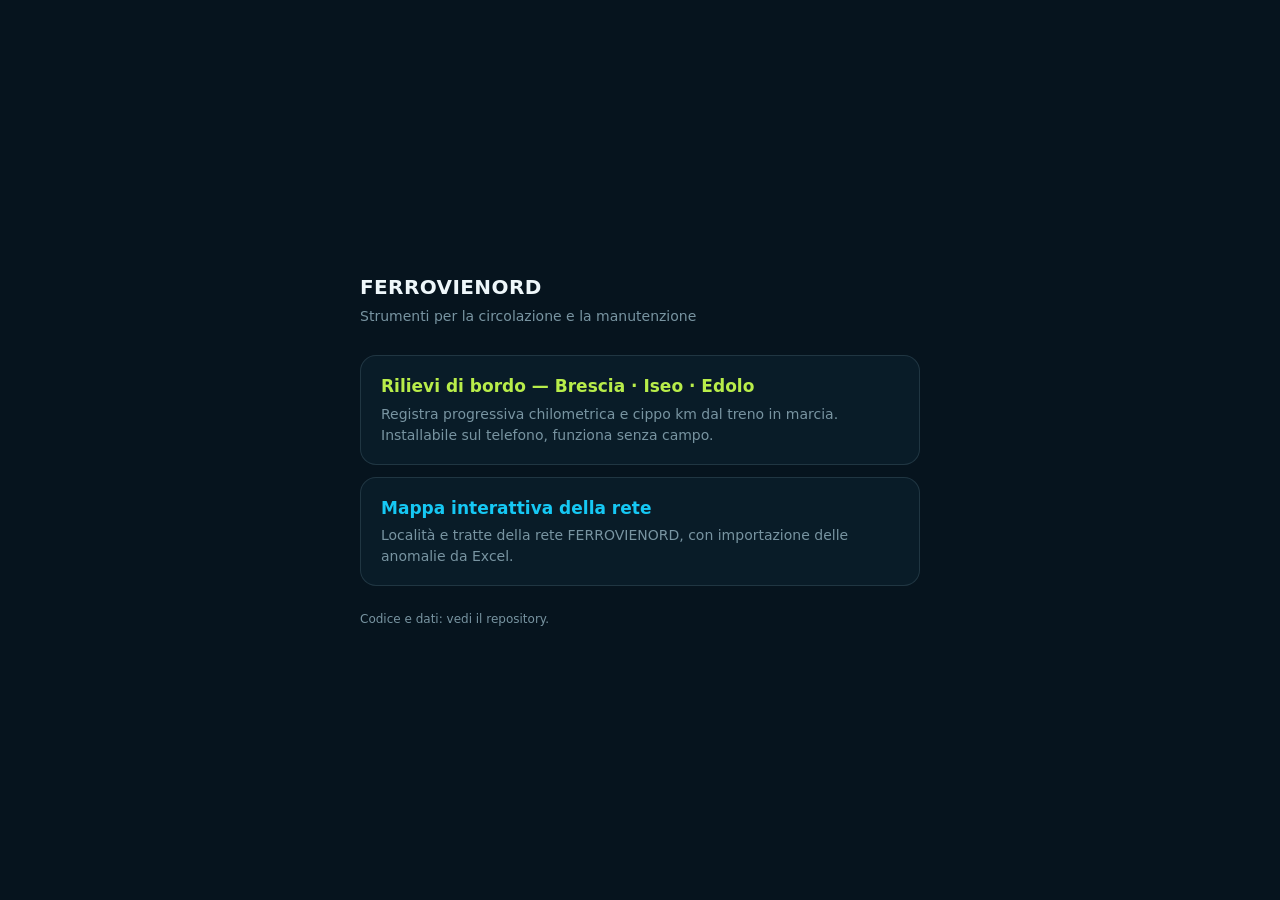
<file: index.html>
<!DOCTYPE html>
<html lang="it">
<head>
<meta charset="utf-8">
<meta name="viewport" content="width=device-width, initial-scale=1">
<title>FERROVIENORD — strumenti</title>
<style>
  :root{--bg:#06141e;--panel:#091c28;--line:rgba(169,209,226,.14);
        --muted:#7894a1;--text:#eef7fa;--cyan:#16c8f4;--lime:#b8ed4a}
  *{box-sizing:border-box}
  body{margin:0;min-height:100vh;background:var(--bg);color:var(--text);
       font:16px/1.5 system-ui,-apple-system,"Segoe UI",Roboto,sans-serif;
       display:flex;align-items:center;justify-content:center;padding:24px}
  main{width:100%;max-width:560px}
  h1{font-size:20px;letter-spacing:.02em;margin:0 0 4px}
  .sub{color:var(--muted);font-size:14px;margin:0 0 28px}
  a.scheda{display:block;text-decoration:none;color:inherit;background:var(--panel);
           border:1px solid var(--line);border-radius:16px;padding:18px 20px;margin-bottom:12px}
  a.scheda:hover{border-color:var(--cyan)}
  .titolo{font-size:17px;font-weight:700;color:var(--cyan);margin-bottom:4px}
  .titolo.verde{color:var(--lime)}
  .desc{font-size:14px;color:var(--muted)}
  footer{color:var(--muted);font-size:12px;margin-top:24px}
</style>
</head>
<body>
<main>
  <h1>FERROVIENORD</h1>
  <p class="sub">Strumenti per la circolazione e la manutenzione</p>

  <a class="scheda" href="bordo-treno/index.html">
    <div class="titolo verde">Rilievi di bordo — Brescia · Iseo · Edolo</div>
    <div class="desc">
      Registra progressiva chilometrica e cippo km dal treno in marcia.
      Installabile sul telefono, funziona senza campo.
    </div>
  </a>

  <a class="scheda" href="portable/index.html">
    <div class="titolo">Mappa interattiva della rete</div>
    <div class="desc">
      Località e tratte della rete FERROVIENORD, con importazione delle
      anomalie da Excel.
    </div>
  </a>

  <footer>Codice e dati: vedi il repository.</footer>
</main>
</body>
</html>
</file>
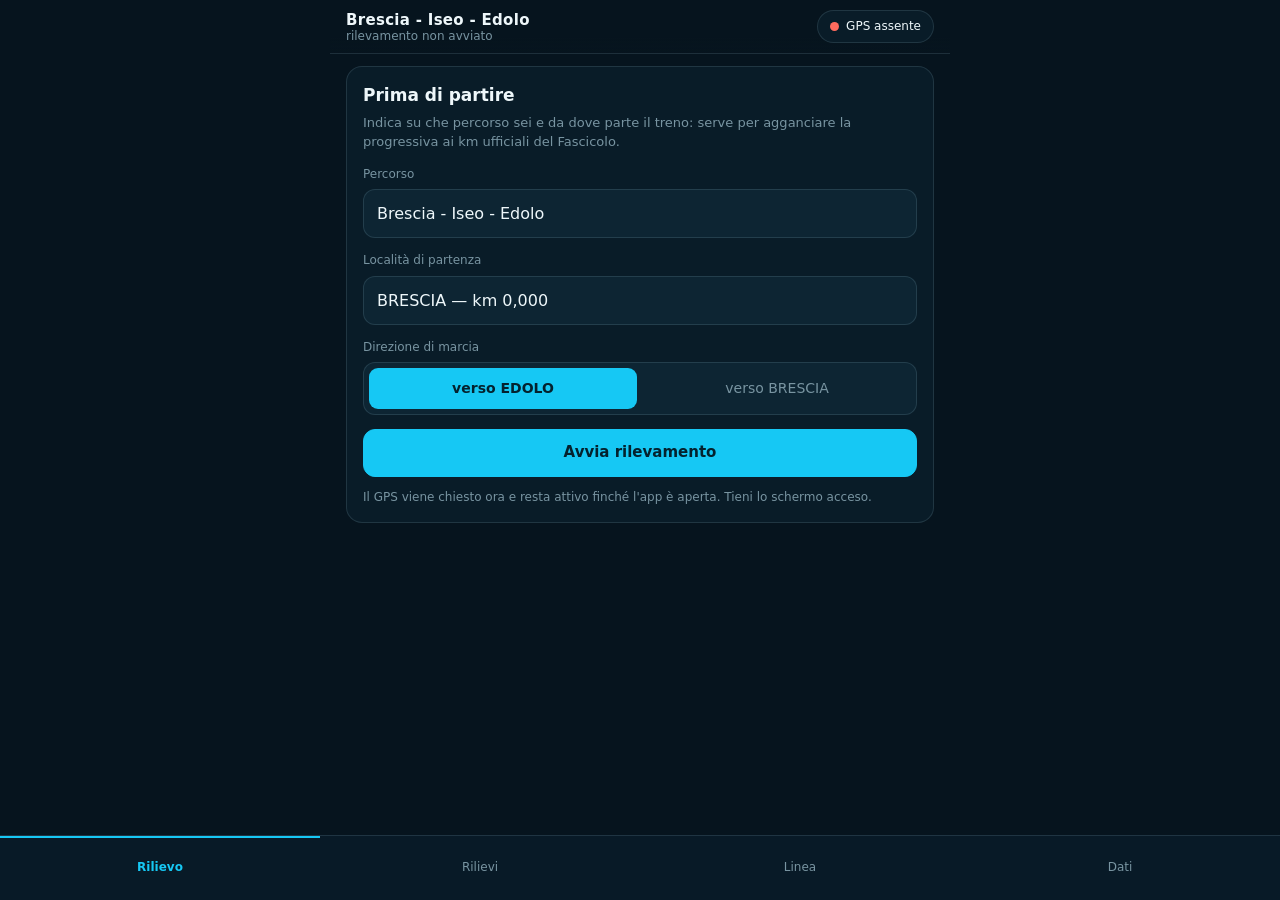
<file: bordo-treno/index.html>
<!DOCTYPE html>
<html lang="it">
<head>
<meta charset="utf-8">
<meta name="viewport" content="width=device-width, initial-scale=1, viewport-fit=cover">
<meta name="theme-color" content="#06141e">
<meta name="mobile-web-app-capable" content="yes">
<meta name="apple-mobile-web-app-capable" content="yes">
<meta name="apple-mobile-web-app-status-bar-style" content="black-translucent">
<title>Rilievi di bordo — Rete FERROVIENORD</title>
<link rel="manifest" href="manifest.webmanifest">
<link rel="icon" href="icone/icona.svg" type="image/svg+xml">
<link rel="apple-touch-icon" href="icone/icona-192.png">
<link rel="stylesheet" href="styles.css">
</head>
<body>

<header class="testata">
  <div class="testata-linea">
    <strong id="testata-titolo">Rete FERROVIENORD</strong>
    <span id="etichetta-verso" class="verso">—</span>
  </div>
  <button id="pill-gps" class="pill pill-assente" type="button" aria-live="polite">
    <span class="pill-punto"></span><span id="pill-gps-testo">GPS spento</span>
  </button>
</header>

<main>

  <!-- ============================ RILIEVO ============================ -->
  <section id="vista-rilievo" class="vista attiva">

    <div id="avvio" class="scheda scheda-avvio">
      <h2>Prima di partire</h2>
      <p class="nota">Indica su che percorso sei e da dove parte il treno: serve per agganciare la progressiva ai km ufficiali del Fascicolo.</p>
      <label class="campo">
        <span>Percorso</span>
        <select id="sel-percorso"></select>
      </label>
      <label class="campo">
        <span>Località di partenza</span>
        <select id="sel-partenza"></select>
      </label>
      <label class="campo">
        <span>Direzione di marcia</span>
        <div class="segmentato" id="sel-verso" role="radiogroup" aria-label="Direzione di marcia">
          <button type="button" data-verso="1" role="radio" aria-checked="true" class="sel">—</button>
          <button type="button" data-verso="-1" role="radio" aria-checked="false">—</button>
        </div>
      </label>
      <button id="btn-avvia" class="btn btn-primario" type="button">Avvia rilevamento</button>
      <p class="nota nota-piccola">Il GPS viene chiesto ora e resta attivo finché l'app è aperta. Tieni lo schermo acceso.</p>
    </div>

    <div id="pannello" hidden>
      <div class="scheda scheda-km">
        <div class="km-etichetta">progressiva</div>
        <div id="km-grande" class="km-grande">—</div>
        <div id="km-cippo" class="km-cippo">in attesa del primo aggancio</div>
        <div class="km-barra" aria-hidden="true"><div id="km-avanzamento"></div></div>
        <div class="km-estremi"><span id="km-estremo-basso">—</span><span id="km-estremo-alto">—</span></div>
      </div>

      <button id="btn-registra" class="btn-registra" type="button">
        <span class="btn-registra-titolo">REGISTRA PUNTO</span>
        <span class="btn-registra-sub">tocca quando sei sul punto</span>
      </button>

      <div class="griglia-stato">
        <div class="stato"><span class="stato-eti">tratta</span><strong id="st-tratta">—</strong></div>
        <div class="stato"><span class="stato-eti">prossima località</span><strong id="st-prossima">—</strong></div>
        <div class="stato"><span class="stato-eti">velocità</span><strong id="st-velocita">—</strong></div>
        <div class="stato"><span class="stato-eti">ultimo aggancio</span><strong id="st-ancora">—</strong></div>
      </div>

      <div id="avviso-deriva" class="avviso" hidden></div>

      <div class="scheda scheda-manuale">
        <h3>Aggancio manuale</h3>
        <p class="nota">Se il km a schermo non corrisponde alla realtà, riallinealo su una località appena superata. Ai bivi (es. Saronno) cambia qui anche il percorso, prima di scegliere la località.</p>
        <label class="campo campo-stretto">
          <span>Percorso</span>
          <select id="sel-percorso-cambio"></select>
        </label>
        <div class="riga-manuale">
          <select id="sel-aggancio"></select>
          <button id="btn-aggancia" class="btn" type="button">Aggancia</button>
        </div>
      </div>
    </div>
  </section>

  <!-- ============================ ELENCO ============================ -->
  <section id="vista-elenco" class="vista">
    <div class="intestazione-vista">
      <h2>Rilievi</h2>
      <span id="conta-rilievi" class="badge">0</span>
    </div>
    <div id="lista-rilievi" class="lista"></div>
    <p id="vuoto-rilievi" class="vuoto">Nessun rilievo registrato.</p>
  </section>

  <!-- ============================ LINEA ============================ -->
  <section id="vista-linea" class="vista">
    <div class="intestazione-vista">
      <h2>Linea</h2>
      <span id="conta-punti" class="badge">0</span>
    </div>
    <p class="nota" id="linea-percorso-corrente">—</p>
    <div class="filtri" id="filtri-linea">
      <button type="button" data-filtro="tutti" class="sel">Tutti</button>
      <button type="button" data-filtro="localita">Località</button>
      <button type="button" data-filtro="cippo">Cippi</button>
      <button type="button" data-filtro="pla">PL</button>
      <button type="button" data-filtro="velocita">Velocità</button>
    </div>
    <div id="lista-linea" class="lista lista-linea"></div>
  </section>

  <!-- ============================ DATI ============================ -->
  <section id="vista-dati" class="vista">
    <div class="intestazione-vista"><h2>Dati</h2></div>

    <div class="scheda">
      <h3>Esporta i rilievi</h3>
      <p class="nota">Un file per sessione di lavoro, con km, cippo, nota e coordinate.</p>
      <div class="bottoni-export">
        <button id="btn-xlsx" class="btn" type="button">Excel (.xlsx)</button>
        <button id="btn-csv" class="btn" type="button">CSV</button>
        <button id="btn-geojson" class="btn" type="button">GeoJSON</button>
      </div>
      <button id="btn-condividi" class="btn btn-fantasma" type="button" hidden>Condividi i tre file…</button>
    </div>

    <div class="scheda">
      <h3>Traccia GPS</h3>
      <p class="nota">
        Registrata in sottofondo a ogni viaggio. Serve a ricostruire la geometria reale del
        binario: dopo un viaggio completo diventa il tracciato calibrato dell'app.
      </p>
      <div class="riga-traccia">
        <div class="stato"><span class="stato-eti">punti</span><strong id="st-traccia">0</strong></div>
        <button id="btn-traccia" class="btn" type="button">Esporta traccia</button>
      </div>
    </div>

    <div class="scheda">
      <h3>Manutenzione</h3>
      <div class="bottoni-export">
        <button id="btn-svuota-rilievi" class="btn btn-pericolo" type="button">Cancella i rilievi</button>
        <button id="btn-svuota-traccia" class="btn btn-pericolo" type="button">Cancella la traccia</button>
      </div>
    </div>

    <div class="scheda scheda-fonti">
      <h3>Fonti dei dati</h3>
      <dl id="fonti"></dl>
    </div>
  </section>

</main>

<nav class="barra">
  <button type="button" data-vista="vista-rilievo" class="sel">Rilievo</button>
  <button type="button" data-vista="vista-elenco">Rilievi</button>
  <button type="button" data-vista="vista-linea">Linea</button>
  <button type="button" data-vista="vista-dati">Dati</button>
</nav>

<!-- scheda di conferma dopo la registrazione -->
<div id="foglio" class="foglio" hidden>
  <div class="foglio-corpo" role="dialog" aria-modal="true" aria-labelledby="foglio-km">
    <div class="foglio-maniglia" aria-hidden="true"></div>
    <div class="foglio-testa">
      <div>
        <div class="foglio-eti">punto registrato</div>
        <div id="foglio-km" class="foglio-km">—</div>
        <div id="foglio-ctx" class="foglio-ctx">—</div>
      </div>
      <button id="foglio-chiudi" class="btn-icona" type="button" aria-label="Chiudi">×</button>
    </div>

    <div class="correzione">
      <span class="stato-eti">il treno era più indietro?</span>
      <div class="chip-riga" id="chip-correzione">
        <button type="button" data-sec="0" class="sel">ora</button>
        <button type="button" data-sec="2">−2 s</button>
        <button type="button" data-sec="5">−5 s</button>
        <button type="button" data-sec="10">−10 s</button>
        <button type="button" data-sec="20">−20 s</button>
      </div>
    </div>

    <label class="campo">
      <span>Nota</span>
      <textarea id="foglio-nota" rows="4" placeholder="Cosa hai osservato in questo punto"></textarea>
    </label>

    <div class="foglio-azioni">
      <button id="foglio-elimina" class="btn btn-pericolo" type="button">Elimina</button>
      <button id="foglio-salva" class="btn btn-primario" type="button">Salva</button>
    </div>
  </div>
</div>

<div id="notifica" class="notifica" hidden></div>

<script src="app.js"></script>
</body>
</html>
</file>
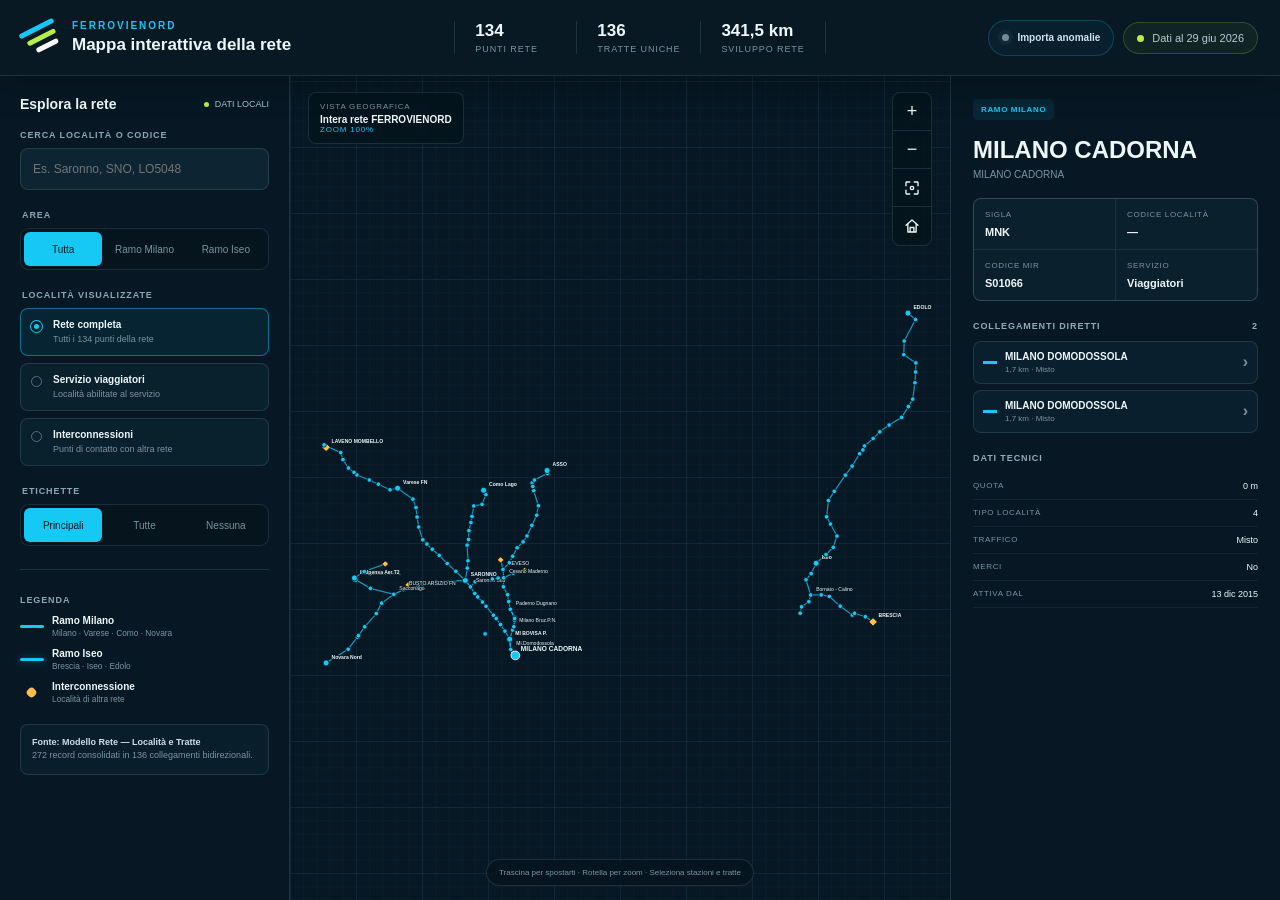
<file: portable/index.html>
<!doctype html>
<html lang="it">
<head>
  <meta charset="utf-8">
  <meta name="viewport" content="width=device-width,initial-scale=1">
  <meta name="theme-color" content="#071824">
  <title>FERROVIENORD — Mappa interattiva</title>
  <link rel="icon" href="favicon.svg">
  <link rel="stylesheet" href="styles.css">
</head>
<body>
  <div id="app">
    <div class="boot"><strong>FERROVIENORD</strong><span>Caricamento della rete…</span></div>
  </div>
  <noscript>Per usare la mappa è necessario abilitare JavaScript.</noscript>
  <script src="app.js" defer></script>
</body>
</html>
</file>
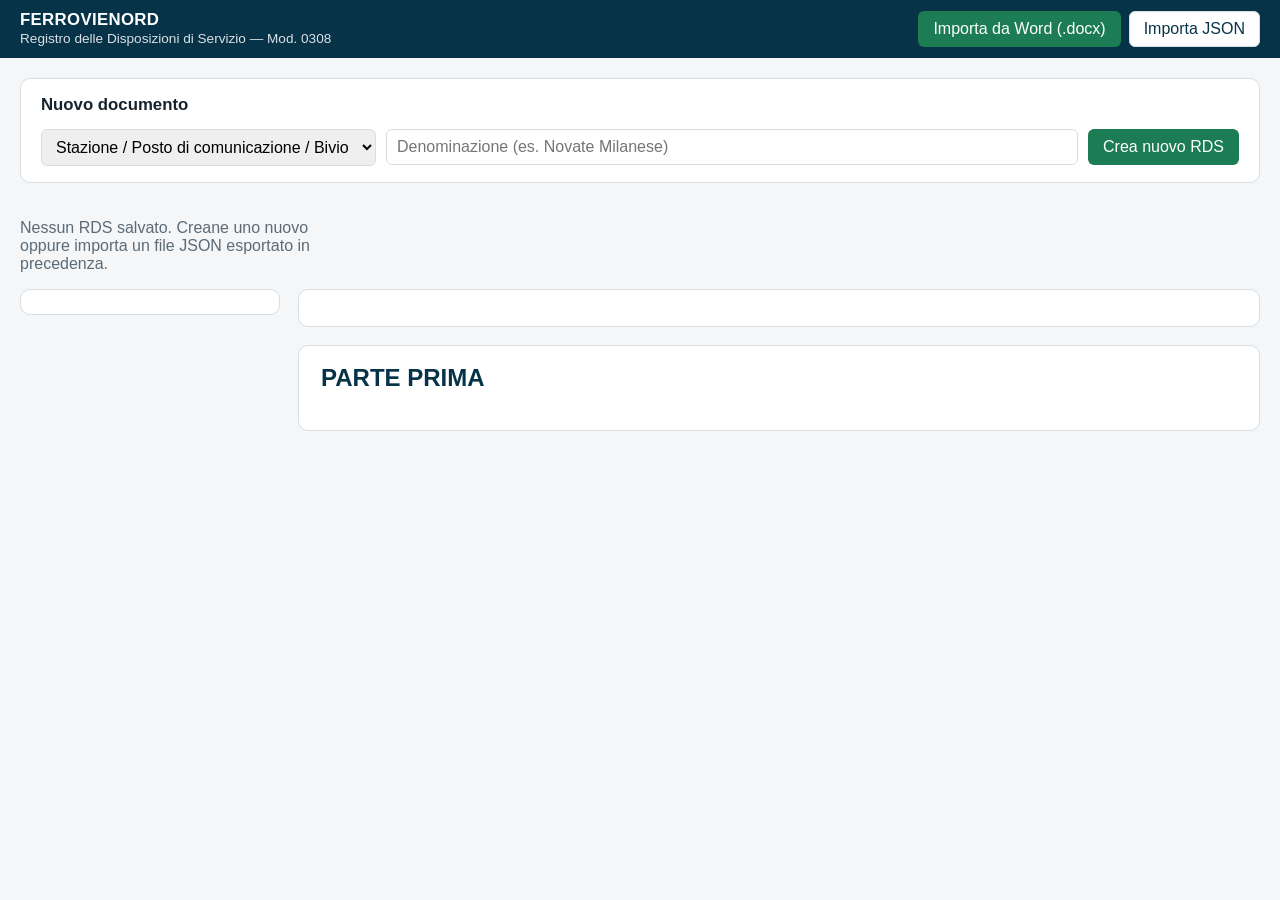
<file: rds-308/index.html>
<!doctype html>
<html lang="it">
<head>
  <meta charset="utf-8">
  <meta name="viewport" content="width=device-width,initial-scale=1">
  <meta name="theme-color" content="#071824">
  <title>FERROVIENORD — RDS Mod. 0308</title>
  <link rel="stylesheet" href="styles.css">
</head>
<body>
  <header class="topbar">
    <div class="topbar-title">
      <strong>FERROVIENORD</strong>
      <span>Registro delle Disposizioni di Servizio — Mod. 0308</span>
    </div>
    <div class="topbar-actions" id="topbar-actions"></div>
  </header>

  <div id="fallback-notice" style="max-width:640px;margin:40px auto;padding:20px 24px;border:2px solid #b3261e;border-radius:10px;background:#fff2f1;font-family:Segoe UI,Arial,sans-serif;color:#16232c;line-height:1.5;">
    <h1 style="margin-top:0;font-size:1.1rem;">Avvia l'app dal launcher, non aprendo questo file</h1>
    <p>Se stai leggendo questo messaggio (senza stile grafico intorno), il browser ha aperto
    <b>index.html</b> come file locale e ha bloccato script e fogli di stile: per questo la pagina resta
    vuota o non formattata.</p>
    <p><b>Chiudi questa scheda</b> e nella cartella <b>rds-308</b> fai doppio clic su
    <b>Avvia RDS.cmd</b>: si apre una finestra nera (lasciala aperta) e il browser si apre da solo
    all'indirizzo corretto, con l'app funzionante.</p>
  </div>

  <main id="app">
    <section id="view-list" class="view"></section>
    <section id="view-editor" class="view" hidden>
      <aside id="editor-toc" class="editor-toc"></aside>
      <div class="editor-main">
        <div id="editor-meta" class="editor-meta"></div>
        <div class="editor-part">
          <h2 class="part-title">PARTE PRIMA</h2>
          <div id="editor-parte1"></div>
        </div>
        <div class="editor-part" id="editor-parte2-wrap" hidden>
          <h2 class="part-title">PARTE SECONDA — Gestione delle manovre</h2>
          <div id="editor-parte2"></div>
        </div>
      </div>
    </section>
  </main>

  <div id="print-area" class="print-area"></div>

  <input type="file" id="import-input" accept="application/json" hidden>
  <input type="file" id="import-docx-input" accept=".docx" hidden>

  <div id="docx-import-dialog" class="modal-overlay" hidden>
    <div class="modal-box">
      <h2>Importa RDS da Word (.docx)</h2>
      <p class="modal-hint">
        Scegli il tipo di documento corrispondente al file selezionato, poi conferma.
        L'importazione è automatica ma da verificare: alla fine trovi l'elenco di ciò
        che non è stato riconosciuto con certezza.
      </p>
      <div class="field">
        <label for="docx-import-template">Tipo di documento</label>
        <select id="docx-import-template"></select>
      </div>
      <p class="modal-filename" id="docx-import-filename"></p>
      <div class="modal-actions">
        <button type="button" class="btn-secondary" id="docx-import-cancel">Annulla</button>
        <button type="button" class="btn-primary" id="docx-import-confirm">Importa</button>
      </div>
    </div>
  </div>

  <div id="docx-report-dialog" class="modal-overlay" hidden>
    <div class="modal-box modal-box-wide">
      <h2>Report di importazione</h2>
      <p class="modal-hint">
        Copia questo testo e incollalo in chat per farlo controllare: elenca cosa è stato
        riconosciuto e cosa no.
      </p>
      <textarea id="docx-report-text" class="report-textarea" readonly rows="16"></textarea>
      <div class="modal-actions">
        <button type="button" class="btn-secondary" id="docx-report-copy">Copia negli appunti</button>
        <button type="button" class="btn-primary" id="docx-report-close">Vai al documento</button>
      </div>
    </div>
  </div>

  <noscript>Per usare questa applicazione è necessario abilitare JavaScript.</noscript>

  <script src="schema.js" defer></script>
  <script src="storage.js" defer></script>
  <script src="render.js" defer></script>
  <script src="print.js" defer></script>
  <script src="docximport.js" defer></script>
  <script src="app.js" defer></script>
</body>
</html>
</file>
<file: bordo-treno/styles.css>
/* Rilievi di bordo — Brescia · Iseo · Edolo
   Palette allineata alla Mappa interattiva FERROVIENORD (portable/styles.css). */

:root{
  --bg:#06141e;
  --panel:#091c28;
  --panel2:#0d2533;
  --line:rgba(169,209,226,.14);
  --muted:#7894a1;
  --text:#eef7fa;
  --cyan:#16c8f4;
  --lime:#b8ed4a;
  --amber:#ffbf47;
  --rosso:#ff6b5e;
  --barra-h:64px;
}

*{box-sizing:border-box}

/* le regole di componente usano display:flex/grid e vincerebbero sulla regola
   utente-agente di [hidden]: qui la ristabiliamo in modo esplicito */
[hidden]{display:none !important}

html,body{height:100%}

body{
  margin:0;
  background:var(--bg);
  color:var(--text);
  font:16px/1.45 system-ui,-apple-system,"Segoe UI",Roboto,sans-serif;
  -webkit-text-size-adjust:100%;
  overscroll-behavior-y:contain;
}

button,select,textarea{font:inherit;color:inherit}

/* ------------------------------- testata ------------------------------- */

.testata{
  position:sticky;top:0;z-index:20;
  display:flex;align-items:center;justify-content:space-between;gap:12px;
  padding:calc(10px + env(safe-area-inset-top)) 16px 10px;
  background:linear-gradient(180deg,var(--bg) 70%,transparent);
  border-bottom:1px solid var(--line);
}
.testata-linea{display:flex;flex-direction:column;line-height:1.2;min-width:0}
.testata-linea strong{font-size:15px;letter-spacing:.02em}
.verso{font-size:12px;color:var(--muted)}

.pill{
  display:inline-flex;align-items:center;gap:7px;
  padding:7px 12px;border-radius:999px;
  border:1px solid var(--line);background:var(--panel);
  font-size:12px;white-space:nowrap;cursor:pointer;
}
.pill-punto{width:9px;height:9px;border-radius:50%;background:var(--muted);flex:0 0 auto}
.pill-ottima .pill-punto{background:var(--lime);box-shadow:0 0 8px rgba(184,237,74,.7)}
.pill-buona  .pill-punto{background:var(--cyan)}
.pill-scarsa .pill-punto{background:var(--amber)}
.pill-stimata .pill-punto{background:var(--amber);animation:lampeggia 1.4s infinite}
.pill-assente .pill-punto{background:var(--rosso)}
@keyframes lampeggia{50%{opacity:.25}}
@media (prefers-reduced-motion:reduce){.pill-stimata .pill-punto{animation:none}}

/* -------------------------------- viste -------------------------------- */

main{padding:12px 16px calc(var(--barra-h) + 24px + env(safe-area-inset-bottom))}
.vista{display:none}
.vista.attiva{display:block}

.intestazione-vista{display:flex;align-items:center;gap:10px;margin:4px 0 12px}
.intestazione-vista h2{font-size:18px;margin:0}
.badge{
  background:var(--panel2);border:1px solid var(--line);
  border-radius:999px;padding:2px 10px;font-size:12px;color:var(--muted);
}

.scheda{
  background:var(--panel);border:1px solid var(--line);
  border-radius:16px;padding:16px;margin-bottom:14px;
}
.scheda h2{font-size:17px;margin:0 0 6px}
.scheda h3{font-size:14px;margin:0 0 6px;text-transform:uppercase;letter-spacing:.06em;color:var(--muted)}

.nota{color:var(--muted);font-size:13px;margin:0 0 14px}
.nota-piccola{font-size:12px;margin:12px 0 0}

/* --------------------------- lettura del km ---------------------------- */

.scheda-km{text-align:center;padding:20px 16px 16px}
.km-etichetta{font-size:11px;letter-spacing:.18em;text-transform:uppercase;color:var(--muted)}
.km-grande{
  font-size:clamp(46px,17vw,72px);font-weight:700;line-height:1.05;
  letter-spacing:-.02em;font-variant-numeric:tabular-nums;
  margin:6px 0 2px;color:var(--cyan);
}
.km-grande.stimato{color:var(--amber)}
.km-cippo{font-size:14px;color:var(--muted);min-height:20px}

.km-barra{
  position:relative;height:5px;border-radius:999px;
  background:var(--panel2);margin:16px 0 6px;overflow:hidden;
}
.km-barra>div{height:100%;width:0;background:var(--cyan);border-radius:999px;transition:width .4s linear}
.km-estremi{display:flex;justify-content:space-between;font-size:11px;color:var(--muted)}

/* ---------------------------- pulsante grande --------------------------- */

.btn-registra{
  display:flex;flex-direction:column;align-items:center;justify-content:center;gap:4px;
  width:100%;min-height:132px;margin-bottom:14px;
  border:none;border-radius:20px;cursor:pointer;
  background:linear-gradient(160deg,#d8ff6b,var(--lime));
  color:#08202b;
  box-shadow:0 10px 28px rgba(184,237,74,.22);
  -webkit-tap-highlight-color:transparent;touch-action:manipulation;
}
.btn-registra:active{transform:scale(.985);box-shadow:0 4px 14px rgba(184,237,74,.2)}
.btn-registra[disabled]{opacity:.45;box-shadow:none}
.btn-registra-titolo{font-size:24px;font-weight:800;letter-spacing:.04em}
.btn-registra-sub{font-size:12px;opacity:.75}

/* ------------------------------ stato ---------------------------------- */

.griglia-stato{display:grid;grid-template-columns:1fr 1fr;gap:10px;margin-bottom:14px}
.stato{
  background:var(--panel);border:1px solid var(--line);
  border-radius:12px;padding:10px 12px;min-width:0;
}
.stato-eti{display:block;font-size:11px;text-transform:uppercase;letter-spacing:.08em;color:var(--muted)}
.stato strong{display:block;font-size:14px;font-weight:600;margin-top:3px;overflow-wrap:anywhere}

.avviso{
  border:1px solid rgba(255,191,71,.4);background:rgba(255,191,71,.08);
  color:var(--amber);border-radius:12px;padding:11px 13px;font-size:13px;margin-bottom:14px;
  font-weight:600;
}
/* percorso quasi certamente sbagliato: piu' grave di una semplice deriva,
   colore rosso invece di ambra per non confonderla con gli altri avvisi */
.avviso.avviso-grave{
  border-color:rgba(255,107,94,.5);background:rgba(255,107,94,.1);color:var(--rosso);
}

/* ------------------------------ controlli ------------------------------ */

.campo{display:block;margin-bottom:14px}
.campo-stretto{margin-bottom:8px}
.campo>span{display:block;font-size:12px;color:var(--muted);margin-bottom:6px}

select,textarea{
  width:100%;background:var(--panel2);border:1px solid var(--line);
  border-radius:12px;padding:12px 13px;
}
textarea{resize:vertical;min-height:92px}
select{appearance:none;-webkit-appearance:none}

.btn{
  display:inline-flex;align-items:center;justify-content:center;
  min-height:48px;padding:0 18px;border-radius:12px;cursor:pointer;
  background:var(--panel2);border:1px solid var(--line);
  font-size:15px;font-weight:600;
  -webkit-tap-highlight-color:transparent;touch-action:manipulation;
}
.btn:active{transform:scale(.985)}
.btn[disabled]{opacity:.45}
.btn-primario{background:var(--cyan);border-color:var(--cyan);color:#04222e;width:100%}
.btn-pericolo{color:var(--rosso);border-color:rgba(255,107,94,.35)}
.btn-fantasma{background:transparent;width:100%;margin-top:10px}
.btn-icona{
  background:none;border:none;font-size:28px;line-height:1;
  color:var(--muted);cursor:pointer;padding:0 4px;
}

.segmentato{display:grid;grid-template-columns:1fr 1fr;gap:6px;
  background:var(--panel2);border:1px solid var(--line);border-radius:12px;padding:5px}
.segmentato button,.filtri button,.chip-riga button{
  border:none;background:transparent;border-radius:9px;
  padding:10px 8px;font-size:14px;cursor:pointer;color:var(--muted);
  -webkit-tap-highlight-color:transparent;
}
.segmentato button.sel,.filtri button.sel,.chip-riga button.sel{background:var(--cyan);color:#04222e;font-weight:700}

.riga-manuale{display:grid;grid-template-columns:1fr auto;gap:8px}
.riga-manuale select{margin:0}
.riga-traccia{display:flex;align-items:center;justify-content:space-between;gap:12px}
.riga-traccia .stato{border:none;background:none;padding:0}

.bottoni-export{display:flex;flex-wrap:wrap;gap:8px}
.bottoni-export .btn{flex:1 1 130px}

.filtri{display:flex;gap:6px;background:var(--panel2);border:1px solid var(--line);
  border-radius:12px;padding:5px;margin-bottom:12px;overflow-x:auto}
.filtri button{flex:1 0 auto;white-space:nowrap}

/* -------------------------------- liste -------------------------------- */

.lista{display:flex;flex-direction:column;gap:8px}
.vuoto{color:var(--muted);font-size:14px;text-align:center;padding:32px 0}

.voce{
  display:grid;grid-template-columns:auto 1fr;gap:12px;align-items:start;
  background:var(--panel);border:1px solid var(--line);
  border-radius:14px;padding:13px 14px;text-align:left;width:100%;cursor:pointer;
}
.voce-km{font-variant-numeric:tabular-nums;font-weight:700;font-size:16px;color:var(--cyan);white-space:nowrap}
.voce-corpo{min-width:0}
.voce-titolo{font-size:14px;font-weight:600;overflow-wrap:anywhere}
.voce-sub{font-size:12px;color:var(--muted);margin-top:3px;overflow-wrap:anywhere}
.voce-nota{font-size:13px;margin-top:6px;overflow-wrap:anywhere}

.lista-linea .voce{cursor:default;padding:10px 14px}
.tag{
  display:inline-block;font-size:10px;letter-spacing:.07em;text-transform:uppercase;
  border:1px solid var(--line);border-radius:999px;padding:1px 8px;color:var(--muted);
}
.tag-capotronco{color:var(--lime);border-color:rgba(184,237,74,.4)}
.tag-stazione{color:var(--cyan);border-color:rgba(22,200,244,.4)}
.tag-pla{color:var(--amber);border-color:rgba(255,191,71,.4)}
.tag-cippo{color:var(--lime);border-color:rgba(184,237,74,.3)}

.scheda-fonti dl{margin:0;font-size:12px;color:var(--muted)}
.scheda-fonti dt{font-weight:600;color:var(--text);margin-top:10px}
.scheda-fonti dt:first-child{margin-top:0}
.scheda-fonti dd{margin:2px 0 0}

/* ------------------------------ barra bassa ---------------------------- */

.barra{
  position:fixed;left:0;right:0;bottom:0;z-index:20;
  display:grid;grid-template-columns:repeat(4,1fr);
  background:rgba(9,28,40,.96);border-top:1px solid var(--line);
  padding-bottom:env(safe-area-inset-bottom);
  backdrop-filter:blur(10px);
}
.barra button{
  border:none;background:none;color:var(--muted);
  height:var(--barra-h);font-size:12px;cursor:pointer;
  -webkit-tap-highlight-color:transparent;
}
.barra button.sel{color:var(--cyan);font-weight:700;box-shadow:inset 0 2px 0 var(--cyan)}

/* --------------------------- foglio di conferma ------------------------ */

.foglio{position:fixed;inset:0;z-index:40;display:flex;align-items:flex-end;
  background:rgba(3,10,15,.6);backdrop-filter:blur(2px)}
.foglio-corpo{
  width:100%;max-height:92vh;overflow-y:auto;
  background:var(--panel);border-top:1px solid var(--line);
  border-radius:22px 22px 0 0;
  padding:10px 16px calc(20px + env(safe-area-inset-bottom));
  animation:sali .22s ease-out;
}
@keyframes sali{from{transform:translateY(22px);opacity:.6}}
@media (prefers-reduced-motion:reduce){.foglio-corpo{animation:none}}

.foglio-maniglia{width:40px;height:4px;border-radius:999px;background:var(--line);margin:0 auto 14px}
.foglio-testa{display:flex;align-items:flex-start;justify-content:space-between;gap:12px;margin-bottom:16px}
.foglio-eti{font-size:11px;letter-spacing:.16em;text-transform:uppercase;color:var(--muted)}
.foglio-km{font-size:38px;font-weight:700;color:var(--cyan);font-variant-numeric:tabular-nums;line-height:1.1}
.foglio-ctx{font-size:13px;color:var(--muted);margin-top:2px}

.correzione{margin-bottom:16px}
.chip-riga{display:flex;gap:6px;margin-top:7px;background:var(--panel2);
  border:1px solid var(--line);border-radius:12px;padding:5px;overflow-x:auto}
.chip-riga button{flex:1 0 auto;white-space:nowrap;font-size:13px}

.foglio-azioni{display:grid;grid-template-columns:auto 1fr;gap:10px;margin-top:4px}

/* ------------------------------- notifica ------------------------------ */

.notifica{
  position:fixed;left:50%;transform:translateX(-50%);
  bottom:calc(var(--barra-h) + 18px + env(safe-area-inset-bottom));z-index:50;
  background:var(--panel2);border:1px solid var(--line);border-radius:999px;
  padding:11px 20px;font-size:13px;box-shadow:0 8px 24px rgba(0,0,0,.45);
  max-width:calc(100vw - 32px);text-align:center;
}

/* --------------------------------- largo -------------------------------- */

@media (min-width:640px){
  main{max-width:620px;margin:0 auto}
  .testata{max-width:620px;margin:0 auto}
  .griglia-stato{grid-template-columns:repeat(4,1fr)}
  .foglio-corpo{max-width:620px;margin:0 auto;border-radius:22px;margin-bottom:24px}
  .foglio{align-items:center;padding:16px}
}
</file>
<file: portable/styles.css>
:root{--bg:#06141e;--panel:#091c28;--panel2:#0d2533;--line:rgba(169,209,226,.14);--muted:#7894a1;--text:#eef7fa;--cyan:#16c8f4;--lime:#b8ed4a;--amber:#ffbf47}
*{box-sizing:border-box}html,body,#app{height:100%;margin:0}body{overflow:hidden;background:var(--bg);color:var(--text);font-family:Arial,Helvetica,sans-serif}button,input{font:inherit}button{color:inherit}.boot{height:100%;display:grid;place-content:center;gap:8px;text-align:center;background:radial-gradient(circle,#0d2a39,var(--bg) 58%)}.boot strong{color:var(--cyan);letter-spacing:.2em}.boot span{color:var(--muted);font-size:12px}
.shell{height:100%;display:grid;grid-template-rows:76px 1fr}.topbar{z-index:10;display:grid;grid-template-columns:1fr auto 1fr;align-items:center;padding:0 22px;border-bottom:1px solid var(--line);background:#081924;box-shadow:0 10px 30px #0004}.brand{display:flex;align-items:center;gap:12px}.logo{width:38px;display:grid;gap:5px;transform:rotate(-27deg)}.logo i{height:5px;border-radius:9px;background:var(--cyan)}.logo i:nth-child(2){width:31px;margin-left:4px;background:var(--lime)}.logo i:nth-child(3){width:24px;margin-left:9px;background:#fff}.brand p,.brand h1{margin:0}.brand p{color:var(--cyan);font-size:10px;font-weight:800;letter-spacing:.2em}.brand h1{margin-top:4px;font-size:17px}.stats{display:flex}.stat{min-width:122px;padding:0 20px;border-left:1px solid var(--line)}.stat:last-child{border-right:1px solid var(--line)}.stat strong,.stat span{display:block}.stat strong{font-size:17px}.stat span{margin-top:3px;color:var(--muted);font-size:9px;text-transform:uppercase;letter-spacing:.1em}.updated{justify-self:end;padding:9px 13px;border:1px solid #b8ed4a33;border-radius:30px;color:#b8cbd4;font-size:11px;background:#b8ed4a0c}.updated::before{content:"";display:inline-block;width:7px;height:7px;margin-right:8px;border-radius:50%;background:var(--lime)}
.workspace{min-height:0;display:grid;grid-template-columns:290px minmax(0,1fr) 330px}.sidebar,.details{z-index:5;overflow:auto;background:#081924fa;scrollbar-width:thin;scrollbar-color:#274452 transparent}.sidebar{padding:20px;border-right:1px solid var(--line)}.details{padding:22px;border-left:1px solid var(--line)}.panel-title{display:flex;justify-content:space-between;align-items:center;margin-bottom:18px}.panel-title strong{font-size:14px}.verified{color:#a7c3cf;font-size:9px;text-transform:uppercase}.verified::before{content:"";display:inline-block;width:5px;height:5px;margin-right:6px;border-radius:50%;background:var(--lime)}
.label,fieldset legend{display:block;margin-bottom:8px;color:#8ca6b2;font-size:9px;font-weight:700;letter-spacing:.1em;text-transform:uppercase}.search-wrap{position:relative}.search{display:flex;align-items:center;height:42px;padding:0 10px;border:1px solid var(--line);border-radius:8px;background:var(--panel2)}.search:focus-within{border-color:var(--cyan);box-shadow:0 0 0 3px #16c8f414}.search input{min-width:0;flex:1;border:0;outline:0;color:#fff;background:transparent;font-size:12px}.clear{border:0;background:transparent;cursor:pointer}.results{position:absolute;z-index:20;top:47px;left:0;right:0;overflow:hidden;border:1px solid #16c8f455;border-radius:9px;background:#0b202d;box-shadow:0 18px 40px #0008}.results button{display:grid;grid-template-columns:8px 1fr;gap:9px;width:100%;padding:10px;border:0;border-bottom:1px solid var(--line);text-align:left;background:transparent;cursor:pointer}.results button:hover{background:#16c8f415}.results i{width:7px;height:7px;margin-top:3px;border-radius:50%;background:var(--cyan)}.results i.est{background:var(--lime)}.results strong,.results small{display:block}.results strong{font-size:10px}.results small{margin-top:3px;color:var(--muted);font-size:9px}.empty{padding:12px;color:var(--muted);font-size:10px}
fieldset{min-width:0;margin:20px 0 0;padding:0;border:0}.segmented{display:grid;grid-template-columns:repeat(3,1fr);gap:3px;padding:3px;border:1px solid var(--line);border-radius:9px;background:#030e1560}.segmented button{min-height:34px;padding:0 5px;border:0;border-radius:6px;color:var(--muted);background:transparent;font-size:10px;cursor:pointer}.segmented button.active{color:#06131d;background:var(--cyan)}.choices{display:grid;gap:7px}.choices button{display:grid;grid-template-columns:13px 1fr;gap:9px;padding:10px;border:1px solid var(--line);border-radius:8px;text-align:left;background:#0f2a3975;cursor:pointer}.choices button>i{width:11px;height:11px;margin-top:2px;border:1px solid #54717f;border-radius:50%}.choices button.active{border-color:#16c8f477;background:#16c8f412}.choices button.active>i{border:3px solid #09202c;background:var(--cyan);box-shadow:0 0 0 1px var(--cyan)}.choices strong,.choices small{display:block}.choices strong{font-size:10px}.choices small{margin-top:3px;color:var(--muted);font-size:9px;line-height:1.35}.legend{margin-top:23px;padding-top:17px;border-top:1px solid var(--line)}.legend h2{font-size:9px;color:#8ca6b2;text-transform:uppercase;letter-spacing:.1em}.legend-row{display:grid;grid-template-columns:24px 1fr;gap:8px;align-items:center;margin-top:10px;font-size:10px}.legend-row small{display:block;margin-top:2px;color:var(--muted)}.swatch{height:3px;border-radius:4px;background:var(--cyan)}.swatch.est{background:var(--lime)}.swatch.point{width:9px;height:9px;margin-left:7px;transform:rotate(45deg);background:var(--amber)}.source{margin-top:20px;padding:11px;border:1px solid var(--line);border-radius:8px;color:var(--muted);font-size:9px;line-height:1.5;background:#0f2a3955}.source strong{display:block;color:#cfdee4}
.map-stage{position:relative;min-width:0;overflow:hidden;background:#071824}.map{display:block;width:100%;height:100%;touch-action:none;user-select:none;cursor:grab}.map.dragging{cursor:grabbing}.track,.station{cursor:pointer}.track:hover{stroke:#fff!important;stroke-opacity:1!important}.station:hover .node-shape{stroke:#fff;stroke-width:2}.map-caption{position:absolute;z-index:3;top:16px;left:18px;padding:9px 11px;border:1px solid var(--line);border-radius:8px;background:#05141ddd;backdrop-filter:blur(8px)}.map-caption span,.map-caption strong{display:block}.map-caption span{color:var(--muted);font-size:8px;text-transform:uppercase;letter-spacing:.1em}.map-caption strong{margin-top:3px;font-size:10px}.zoom-label{color:var(--cyan)!important}.controls{position:absolute;z-index:3;top:16px;right:18px;display:grid;overflow:hidden;border:1px solid var(--line);border-radius:8px;background:#05141ddd}.controls button{width:38px;height:38px;border:0;border-bottom:1px solid var(--line);background:transparent;font-size:18px;cursor:pointer}.controls button:last-child{border:0;font-size:13px}.controls button:hover{color:var(--cyan);background:#16c8f412}.help{position:absolute;bottom:14px;left:50%;padding:8px 12px;transform:translateX(-50%);border:1px solid var(--line);border-radius:30px;color:var(--muted);background:#05141dcc;font-size:8px;white-space:nowrap}
.badge{display:inline-block;margin:0 5px 5px 0;padding:6px 8px;border-radius:5px;color:var(--cyan);background:#16c8f416;font-size:8px;font-weight:800;text-transform:uppercase;letter-spacing:.08em}.badge.est{color:var(--lime);background:#b8ed4a15}.badge.border{color:var(--amber);background:#ffbf4715}.details h2{margin:12px 0 6px;font-size:24px;line-height:1.08}.subtitle{margin:0;color:var(--muted);font-size:10px}.detail-grid{display:grid;grid-template-columns:1fr 1fr;gap:1px;margin:18px 0;background:var(--line);border:1px solid var(--line);border-radius:8px;overflow:hidden}.detail-grid div{padding:11px;background:#0b202d}.detail-grid span,.tech dt{display:block;color:var(--muted);font-size:8px;text-transform:uppercase;letter-spacing:.08em}.detail-grid strong{display:block;margin-top:7px;font-size:11px}.section-title{display:flex;justify-content:space-between;margin:20px 0 10px;color:#91aab5;font-size:9px;text-transform:uppercase;letter-spacing:.1em}.connections{display:grid;gap:6px}.connections button{display:grid;grid-template-columns:14px 1fr auto;gap:8px;align-items:center;width:100%;padding:9px;border:1px solid var(--line);border-radius:8px;text-align:left;background:#0f2a3970;cursor:pointer}.connections button:hover{border-color:#16c8f455}.connections i{height:3px;background:var(--cyan)}.connections i.est{background:var(--lime)}.connections strong,.connections small{display:block}.connections strong{font-size:10px}.connections small{margin-top:3px;color:var(--muted);font-size:8px}.connections b{color:var(--muted)}.tech{margin:0}.tech div{display:flex;justify-content:space-between;gap:14px;padding:8px 0;border-bottom:1px solid #a9d1e212}.tech dd{margin:0;font-size:9px;text-align:right}.length{margin-top:18px;padding:14px;border:1px solid #16c8f433;border-radius:8px;background:#16c8f410}.length span{color:var(--muted);font-size:8px;text-transform:uppercase}.length strong{display:block;margin-top:5px;color:var(--cyan);font-size:22px}
.error{height:100%;display:grid;place-content:center;padding:30px;text-align:center}.error strong{color:#ff8f8f}.error p{max-width:600px;color:var(--muted)}
@media(max-width:1150px){.topbar{grid-template-columns:1fr auto}.stats{display:none}.workspace{grid-template-columns:270px minmax(0,1fr)}.details{position:absolute;z-index:8;top:92px;right:16px;bottom:16px;width:310px;border:1px solid var(--line);border-radius:11px;box-shadow:0 20px 50px #0009}.map-stage{grid-column:2}.controls{right:342px}}
@media(max-width:760px){body{overflow:auto}.shell{height:auto;min-height:100%;grid-template-rows:66px auto}.topbar{position:sticky;top:0;grid-template-columns:1fr;padding:0 14px}.updated{display:none}.brand h1{font-size:14px}.workspace{display:block}.sidebar{padding:15px;border-right:0}.legend,.source{display:none}.choices{grid-template-columns:repeat(3,1fr)}.choices button{grid-template-columns:1fr}.choices button>i,.choices small{display:none}.map-stage{height:65vh;min-height:470px}.details{position:relative;inset:auto;width:auto;border:0;border-radius:0}.controls{right:14px}.help{max-width:90%;overflow:hidden}.map-caption{left:14px}}
@media(max-width:480px){.choices{grid-template-columns:1fr}.choices button{grid-template-columns:13px 1fr}.choices button>i{display:block}}
.controls button[data-action="center"],.controls button[data-action="reset"]{display:grid;place-items:center}.controls button svg{width:18px;height:18px;fill:none;stroke:currentColor;stroke-width:1.8;stroke-linecap:round;stroke-linejoin:round}.legend .swatch.est{background:var(--cyan);box-shadow:0 0 8px rgba(22,200,244,.42)}
.top-actions{justify-self:end;display:flex;align-items:center;gap:9px}.anomaly-entry{display:flex;align-items:center;gap:8px;min-height:36px;padding:0 13px;border:1px solid #16c8f438;border-radius:999px;color:#c9e6ef;background:#16c8f40b;font-size:10px;font-weight:700;cursor:pointer}.anomaly-entry:hover,.anomaly-entry.active{border-color:#16c8f48c;color:#fff;background:#16c8f418}.anomaly-entry-dot{width:7px;height:7px;border-radius:50%;background:#6f8c98;box-shadow:0 0 0 4px #6f8c9815}.anomaly-entry.active .anomaly-entry-dot{background:#b65eea;box-shadow:0 0 0 4px #b65eea20}
.modal-backdrop{position:fixed;z-index:100;inset:0;display:grid;place-items:center;padding:24px;background:#020a10c9;backdrop-filter:blur(9px)}.modal-card{position:relative;width:min(680px,100%);max-height:min(820px,calc(100vh - 48px));overflow:auto;border:1px solid #a9d1e229;border-radius:16px;background:linear-gradient(145deg,#0d2634,#081923 72%);box-shadow:0 28px 90px #000c}.modal-close{position:absolute;z-index:2;top:14px;right:14px;width:34px;height:34px;border:1px solid var(--line);border-radius:50%;color:#9cb4bf;background:#071824;cursor:pointer;font-size:19px}.modal-close:hover{color:#fff;border-color:#16c8f477}.modal-heading{padding:28px 62px 20px 28px;border-bottom:1px solid var(--line)}.modal-kicker{display:block;color:var(--cyan);font-size:8px;font-weight:800;letter-spacing:.14em;text-transform:uppercase}.modal-heading h2{margin:7px 0 8px;font-size:25px}.modal-heading p{margin:0;color:#87a1ac;font-size:11px;line-height:1.55}.file-drop{display:flex;align-items:center;gap:14px;margin:22px 28px;padding:18px;border:1px dashed #16c8f45c;border-radius:11px;background:#16c8f409;cursor:pointer}.file-drop:hover{border-color:var(--cyan);background:#16c8f411}.file-drop input{position:absolute;width:1px;height:1px;opacity:0}.file-drop svg{width:28px;height:28px;fill:none;stroke:var(--cyan);stroke-width:1.6;stroke-linecap:round;stroke-linejoin:round}.file-drop strong,.file-drop small{display:block}.file-drop strong{font-size:11px}.file-drop small{margin-top:4px;color:var(--muted);font-size:9px}.import-placeholder,.import-error,.import-loading{display:grid;gap:5px;margin:0 28px 28px;padding:17px;border:1px solid var(--line);border-radius:10px;background:#061722}.import-placeholder strong,.import-error strong,.import-loading strong{font-size:11px}.import-placeholder span,.import-error span,.import-loading span{color:var(--muted);font-size:9px;line-height:1.45}.import-error{border-color:#ff716b45;background:#ff716b0c}.import-error strong{color:#ff918c}.import-loading{grid-template-columns:18px 1fr}.import-loading span{grid-column:2}.import-loading i{grid-row:1/3;width:14px;height:14px;border:2px solid #16c8f433;border-top-color:var(--cyan);border-radius:50%;animation:spin .8s linear infinite}@keyframes spin{to{transform:rotate(360deg)}}.import-summary{display:grid;grid-template-columns:repeat(3,1fr);gap:1px;margin:0 28px;overflow:hidden;border:1px solid var(--line);border-radius:10px;background:var(--line)}.import-summary div{padding:14px;background:#0a202d}.import-summary strong,.import-summary span{display:block}.import-summary strong{font-size:20px}.import-summary span{margin-top:4px;color:var(--muted);font-size:8px;text-transform:uppercase;letter-spacing:.08em}.import-summary .warning strong{color:var(--amber)}.import-file{display:flex;justify-content:space-between;gap:15px;margin:14px 28px 0;color:var(--muted);font-size:9px}.import-file strong{overflow:hidden;color:#c8dbe2;text-overflow:ellipsis;white-space:nowrap}.unmatched{margin:14px 28px 0;border:1px solid #ffbf4730;border-radius:9px;background:#ffbf4708}.unmatched summary{padding:11px;color:#e4c585;font-size:9px;cursor:pointer}.unmatched ul{max-height:145px;overflow:auto;margin:0;padding:0 11px 10px;list-style:none}.unmatched li{display:flex;justify-content:space-between;gap:10px;padding:7px;border-top:1px solid #ffbf4718;color:#9db0b8;font-size:9px}.unmatched li strong{color:var(--amber)}.modal-actions{display:flex;justify-content:flex-end;gap:8px;margin:20px 28px 0}.primary-action,.secondary-action{min-height:39px;padding:0 15px;border-radius:8px;font-size:10px;font-weight:700;cursor:pointer}.primary-action{border:0;color:#06131d;background:var(--cyan)}.primary-action:hover{background:#6addfa}.secondary-action{border:1px solid var(--line);color:#a9bdc5;background:transparent}.secondary-action:hover:not(:disabled){color:#fff;border-color:#a9d1e250}.secondary-action:disabled{opacity:.35;cursor:default}.match-note{margin:13px 28px 25px;color:#68848f;font-size:8px;line-height:1.5}
.anomaly-legend{position:fixed;z-index:20;left:310px;bottom:18px;width:235px;padding:14px;border:1px solid #a9d1e225;border-radius:11px;background:#071923eb;box-shadow:0 16px 40px #0009;backdrop-filter:blur(8px)}.anomaly-legend>div:first-child strong{display:block;margin-top:4px;font-size:10px}.color-scale{height:8px;margin-top:12px;border-radius:99px;background:linear-gradient(90deg,hsl(130 72% 48%),hsl(215 72% 51%),hsl(300 72% 55%))}.scale-labels{display:flex;justify-content:space-between;margin-top:5px;color:#7894a1;font-size:8px}.anomaly-legend p{margin:10px 0;color:#7894a1;font-size:8px;line-height:1.45}.anomaly-legend button{width:100%;min-height:30px;border:1px solid #b65eea45;border-radius:7px;color:#d9b8ed;background:#b65eea0d;font-size:9px;cursor:pointer}.anomaly-legend button:hover{background:#b65eea1c}
.events-modal{width:min(760px,100%)}.event-list{display:grid;gap:8px;padding:20px 28px 28px}.event-card{overflow:hidden;border:1px solid var(--line);border-radius:10px;background:#071923}.event-card summary{display:grid;grid-template-columns:1fr auto;gap:12px;align-items:center;padding:13px;cursor:pointer;list-style:none}.event-card summary::-webkit-details-marker{display:none}.event-card summary strong,.event-card summary small{display:block}.event-card summary strong{font-size:10px;line-height:1.35}.event-card summary small{margin-top:5px;color:var(--muted);font-size:8px}.event-card summary b{color:var(--cyan);font-size:16px;font-weight:400;transition:transform .15s}.event-card[open] summary b{transform:rotate(45deg)}.event-body{padding:0 13px 13px}.event-body dl{display:grid;grid-template-columns:1fr 1fr;gap:1px;margin:0;overflow:hidden;border:1px solid var(--line);border-radius:7px;background:var(--line)}.event-body dl div{padding:10px;background:#0b222f}.event-body dt{color:var(--muted);font-size:7px;text-transform:uppercase;letter-spacing:.07em}.event-body dd{margin:5px 0 0;color:#d8e6eb;font-size:9px;line-height:1.35}
@media(max-width:1150px){.anomaly-legend{left:290px}.top-actions{gap:5px}.updated{display:none}}
@media(max-width:760px){.top-actions{position:absolute;right:12px}.anomaly-entry{padding:0 10px}.anomaly-entry span:last-child{display:none}.anomaly-legend{left:14px;right:14px;bottom:14px;width:auto}.modal-backdrop{padding:10px}.modal-card{max-height:calc(100vh - 20px);border-radius:12px}.modal-heading{padding:23px 50px 17px 18px}.file-drop,.import-summary,.import-placeholder,.import-error,.import-loading,.import-file,.unmatched,.modal-actions,.match-note{margin-left:18px;margin-right:18px}.event-list{padding:15px 18px 20px}.event-body dl{grid-template-columns:1fr}}
.anomaly-legend .color-scale{background:linear-gradient(90deg,#30cd79 0%,#97d24d 30%,#f2ae49 55%,#d253a6 78%,#7b2cbf 100%)}
</file>
<file: rds-308/styles.css>
:root {
  --bg: #f4f6f8;
  --panel: #ffffff;
  --ink: #16232c;
  --muted: #5b6b76;
  --line: #d7dee3;
  --brand: #0a4d68;
  --brand-dark: #073349;
  --accent: #1c7c54;
  --danger: #b3261e;
  font-family: "Segoe UI", Arial, sans-serif;
}

* { box-sizing: border-box; }

body {
  margin: 0;
  background: var(--bg);
  color: var(--ink);
}

.topbar {
  position: sticky;
  top: 0;
  z-index: 20;
  display: flex;
  align-items: center;
  justify-content: space-between;
  gap: 12px;
  background: var(--brand-dark);
  color: #fff;
  padding: 10px 20px;
}

.topbar-title { display: flex; flex-direction: column; line-height: 1.25; }
.topbar-title strong { font-size: 1.05rem; letter-spacing: 0.02em; }
.topbar-title span { font-size: 0.85rem; opacity: 0.85; }

.topbar-actions { display: flex; align-items: center; gap: 8px; flex-wrap: wrap; }

button {
  font: inherit;
  cursor: pointer;
  border-radius: 6px;
  border: 1px solid transparent;
  padding: 8px 14px;
}

.btn-primary { background: var(--accent); color: #fff; }
.btn-primary:hover { background: #16603f; }
.btn-secondary { background: #fff; color: var(--brand-dark); border-color: var(--line); }
.btn-secondary:hover { background: #eef2f4; }
.btn-danger { background: #fff; color: var(--danger); border-color: var(--danger); }
.btn-danger:hover { background: #fdecea; }
.btn-icon { background: transparent; border: none; color: var(--danger); padding: 2px 6px; font-size: 0.85rem; }

.save-flash {
  background: var(--accent);
  color: #fff;
  padding: 6px 12px;
  border-radius: 6px;
  font-size: 0.85rem;
}

#app { padding: 20px; max-width: 1400px; margin: 0 auto; }

.view[hidden] { display: none; }

/* ---- Elenco -------------------------------------------------------- */
.create-panel {
  background: var(--panel);
  border: 1px solid var(--line);
  border-radius: 10px;
  padding: 16px 20px;
  margin-bottom: 20px;
}
.create-panel h2 { margin-top: 0; font-size: 1.05rem; }
.create-row { display: flex; gap: 10px; flex-wrap: wrap; align-items: center; }
.create-row select, .create-row input { padding: 8px 10px; border: 1px solid var(--line); border-radius: 6px; font: inherit; }
.create-row input { flex: 1; min-width: 220px; }

.doc-grid {
  display: grid;
  grid-template-columns: repeat(auto-fill, minmax(260px, 1fr));
  gap: 14px;
}
.doc-card {
  background: var(--panel);
  border: 1px solid var(--line);
  border-radius: 10px;
  padding: 14px 16px;
}
.doc-card-unverified { border-color: #d9a441; background: #fffaf0; }
.doc-card-title-row { display: flex; align-items: baseline; justify-content: space-between; gap: 8px; flex-wrap: wrap; }
.doc-card h3 { margin: 0 0 4px; font-size: 1.05rem; }
.review-badge {
  font-size: 0.72rem;
  font-weight: 600;
  padding: 2px 8px;
  border-radius: 999px;
  white-space: nowrap;
}
.review-badge-ok { background: #e3f3e9; color: #1c7c54; }
.review-badge-warn { background: #fdf0da; color: #92620a; }
.doc-card-meta { margin: 2px 0; font-size: 0.82rem; color: var(--muted); }
.doc-card-actions { display: flex; flex-wrap: wrap; gap: 6px; margin-top: 10px; }
.doc-card-actions button { font-size: 0.82rem; padding: 6px 10px; }
.empty-state { color: var(--muted); }

/* ---- Editor --------------------------------------------------------- */
#view-editor { display: flex; gap: 18px; align-items: flex-start; }
.editor-toc {
  position: sticky;
  top: 66px;
  width: 260px;
  flex-shrink: 0;
  max-height: calc(100vh - 90px);
  overflow-y: auto;
  background: var(--panel);
  border: 1px solid var(--line);
  border-radius: 10px;
  padding: 12px 14px;
}
.editor-toc h4 { margin: 0 0 8px; }
.toc-nav { display: flex; flex-direction: column; }
.toc-section-label { font-weight: 600; margin: 10px 0 2px; color: var(--brand); font-size: 0.85rem; text-transform: uppercase; }
.toc-link { color: var(--ink); text-decoration: none; padding: 3px 0; font-size: 0.85rem; border-radius: 4px; }
.toc-link:hover { color: var(--brand); text-decoration: underline; }
.toc-link.depth-0 { font-weight: 600; }
.toc-link.depth-1 { padding-left: 12px; }
.toc-link.depth-2 { padding-left: 22px; font-size: 0.8rem; color: var(--muted); }

.editor-main { flex: 1; min-width: 0; }
.editor-meta, .editor-part {
  background: var(--panel);
  border: 1px solid var(--line);
  border-radius: 10px;
  padding: 18px 22px;
  margin-bottom: 18px;
}
.editor-meta h2, .part-title { margin-top: 0; color: var(--brand-dark); }
.meta-grid { display: grid; grid-template-columns: repeat(auto-fill, minmax(240px, 1fr)); gap: 12px; }
.stamp-grid { margin-top: 10px; padding-top: 10px; border-top: 1px dashed var(--line); }

.group-section { margin: 18px 0; }
.group-title { color: var(--brand-dark); border-bottom: 2px solid var(--line); padding-bottom: 4px; }
.depth-1 .group-title { font-size: 1.05rem; border-bottom-style: dashed; }
.depth-2 .group-title { font-size: 0.98rem; border-bottom: none; }

.leaf-section {
  border: 1px solid var(--line);
  border-radius: 8px;
  padding: 12px 16px;
  margin: 12px 0;
  background: #fbfcfd;
}
.leaf-header { display: flex; align-items: center; justify-content: space-between; flex-wrap: wrap; gap: 8px; }
.leaf-header h3 { margin: 0; font-size: 0.98rem; color: var(--ink); }
.per-memoria-toggle { font-size: 0.8rem; color: var(--muted); display: flex; align-items: center; gap: 6px; }
.per-memoria-note { color: var(--muted); font-style: italic; }

.leaf-fields { display: flex; flex-direction: column; gap: 12px; margin-top: 10px; }
.field label { display: block; font-size: 0.82rem; font-weight: 600; color: var(--muted); margin-bottom: 4px; }
.field input[type="text"], .field select, .field textarea {
  width: 100%;
  padding: 7px 9px;
  border: 1px solid var(--line);
  border-radius: 6px;
  font: inherit;
  background: #fff;
}
.field textarea { resize: vertical; min-height: 60px; }

.table-scroll { overflow-x: auto; }
table.rds-table { border-collapse: collapse; width: 100%; font-size: 0.85rem; }
table.rds-table th, table.rds-table td { border: 1px solid var(--line); padding: 4px 6px; }
table.rds-table th { background: #eef3f5; text-align: left; }
table.rds-table td input, table.rds-table td select { border: none; width: 100%; padding: 3px; font: inherit; background: transparent; }
table.rds-table .col-actions { width: 32px; text-align: center; }
table.rds-matrix .row-label input { font-weight: 600; }
table.rds-matrix .cell-check { text-align: center; }

.matrix-actions { display: flex; gap: 8px; margin-top: 6px; }

.system-list { display: flex; flex-direction: column; gap: 10px; }
.system-item { border: 1px solid var(--line); border-radius: 6px; padding: 8px 10px; background: #fff; }
.system-item-head { display: flex; gap: 8px; align-items: center; margin-bottom: 6px; }
.system-title { flex: 1; font-weight: 600; }
.system-text { width: 100%; }

/* ---- Dialog import docx ------------------------------------------------ */
.modal-overlay {
  position: fixed;
  inset: 0;
  background: rgba(7, 51, 73, 0.55);
  display: flex;
  align-items: center;
  justify-content: center;
  z-index: 50;
}
.modal-overlay[hidden] { display: none; }
.modal-box {
  background: #fff;
  border-radius: 10px;
  padding: 22px 26px;
  max-width: 460px;
  width: 90%;
  box-shadow: 0 14px 40px rgba(0, 0, 0, 0.25);
}
.modal-box-wide { max-width: 720px; }
.report-textarea {
  width: 100%;
  font-family: Consolas, "Courier New", monospace;
  font-size: 0.78rem;
  line-height: 1.4;
  border: 1px solid var(--line);
  border-radius: 6px;
  padding: 10px;
  resize: vertical;
  background: #fbfcfd;
}
.modal-box h2 { margin-top: 0; }
.modal-hint { color: var(--muted); font-size: 0.88rem; }
.modal-filename { font-size: 0.85rem; color: var(--muted); word-break: break-all; }
.modal-box select { width: 100%; padding: 8px; border: 1px solid var(--line); border-radius: 6px; font: inherit; }
.modal-actions { display: flex; justify-content: flex-end; gap: 10px; margin-top: 16px; }

/* ---- Stampa ----------------------------------------------------------- */
.print-area { display: none; }

@media print {
  .topbar, #view-list, #view-editor { display: none !important; }
  body.printing .print-area {
    display: block;
    font-family: "Segoe UI", Arial, sans-serif;
    color: #111;
  }
  .print-cover { text-align: center; margin-bottom: 24px; page-break-after: always; padding-top: 15%; }
  .print-cover-brand { font-weight: 700; letter-spacing: 0.08em; }
  .print-cover h1 { font-size: 1.4rem; margin: 30px 0 10px; }
  .print-cover h2 { font-size: 1.15rem; margin: 0 0 20px; }
  .print-cover-mod { font-weight: 600; margin-bottom: 30px; }
  table.print-stamp { margin: 0 auto; border-collapse: collapse; font-size: 0.8rem; }
  table.print-stamp td { border: 1px solid #999; padding: 4px 10px; }

  .print-generalita { page-break-after: always; }
  .print-part-title { text-align: center; margin: 20px 0; page-break-before: always; }
  .print-group h2, .print-group h3 { color: #0a4d68; }
  .print-leaf h4 { margin-bottom: 4px; }
  .print-field-label { font-weight: 600; margin-bottom: 2px; }
  .print-text { white-space: pre-wrap; margin: 0 0 10px; }
  .print-empty { color: #666; font-style: italic; }
  table.print-table { border-collapse: collapse; width: 100%; font-size: 0.78rem; margin-bottom: 12px; }
  table.print-table th, table.print-table td { border: 1px solid #888; padding: 3px 6px; }
  table.print-table th { background: #eee; }
  table.print-meta .meta-label { font-weight: 600; width: 260px; }
  .print-page-break { page-break-before: always; }
  .cell-center { text-align: center; }
}
</file>
